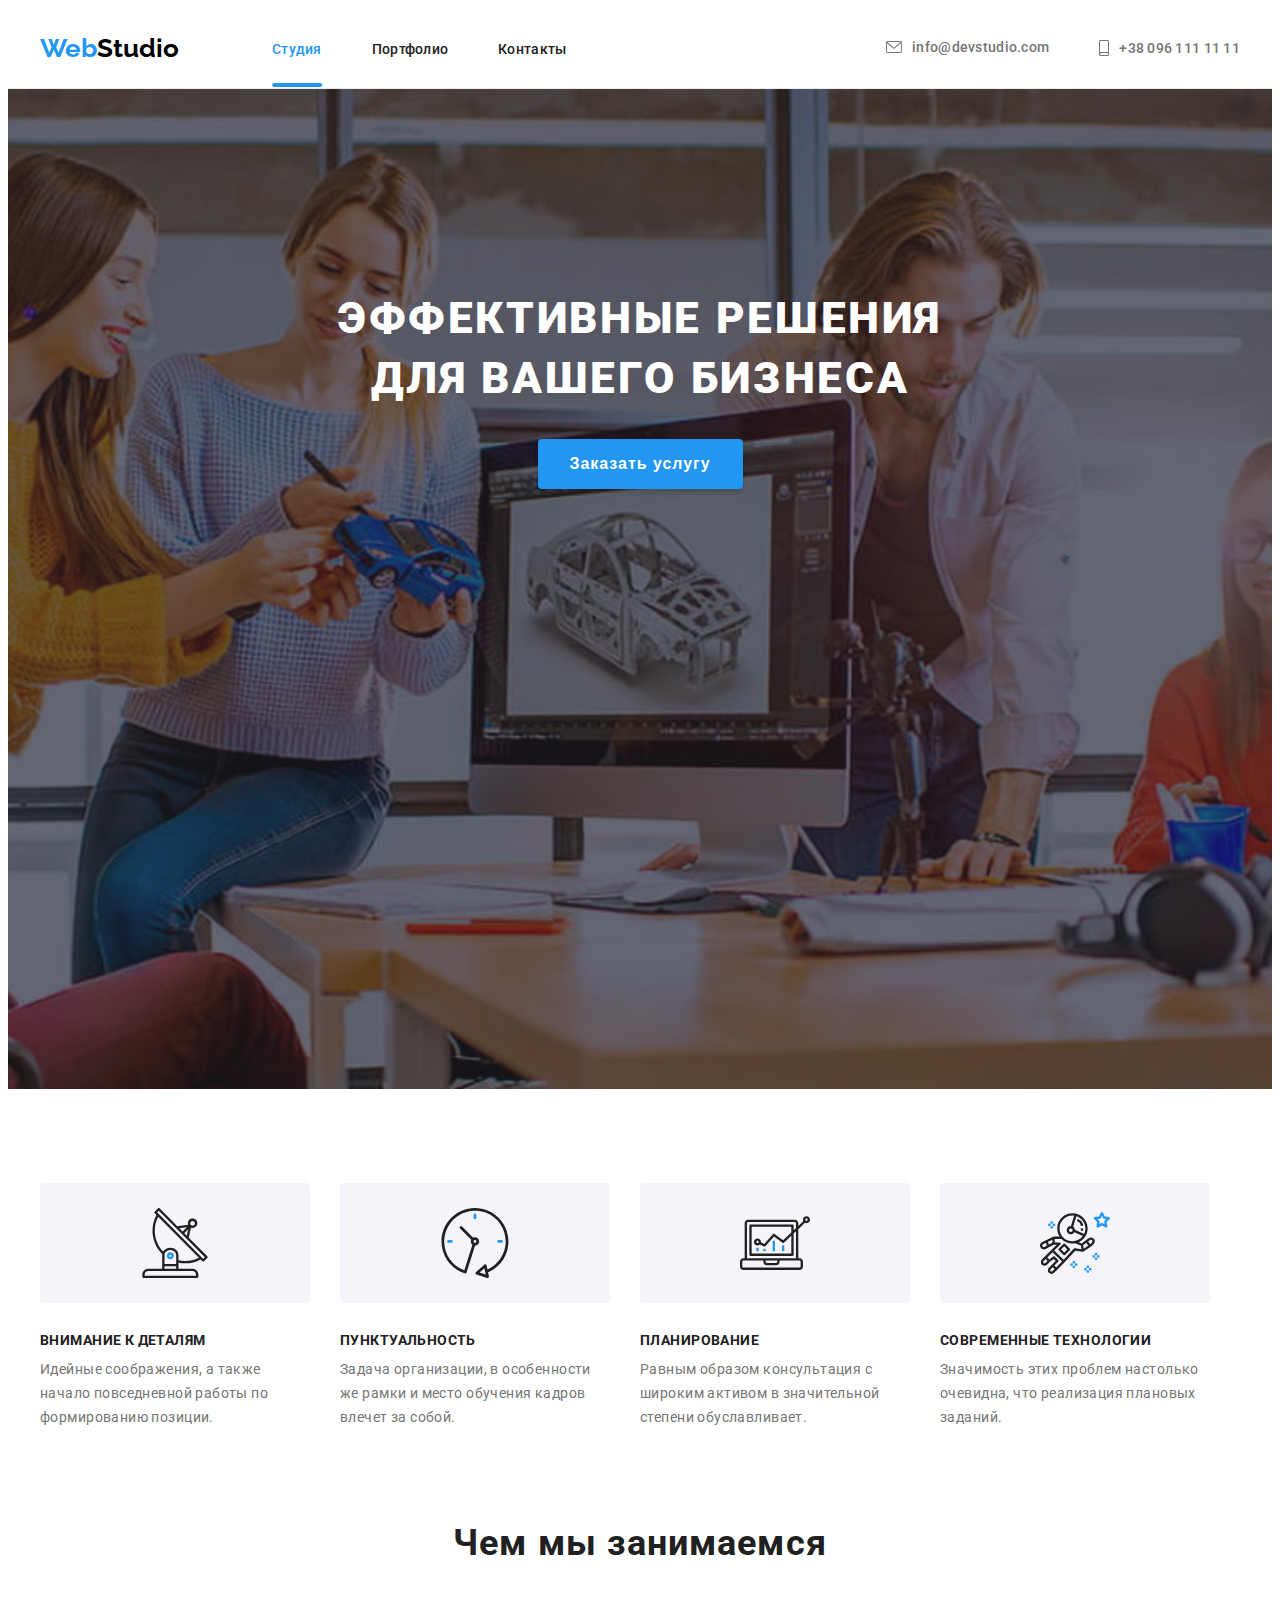
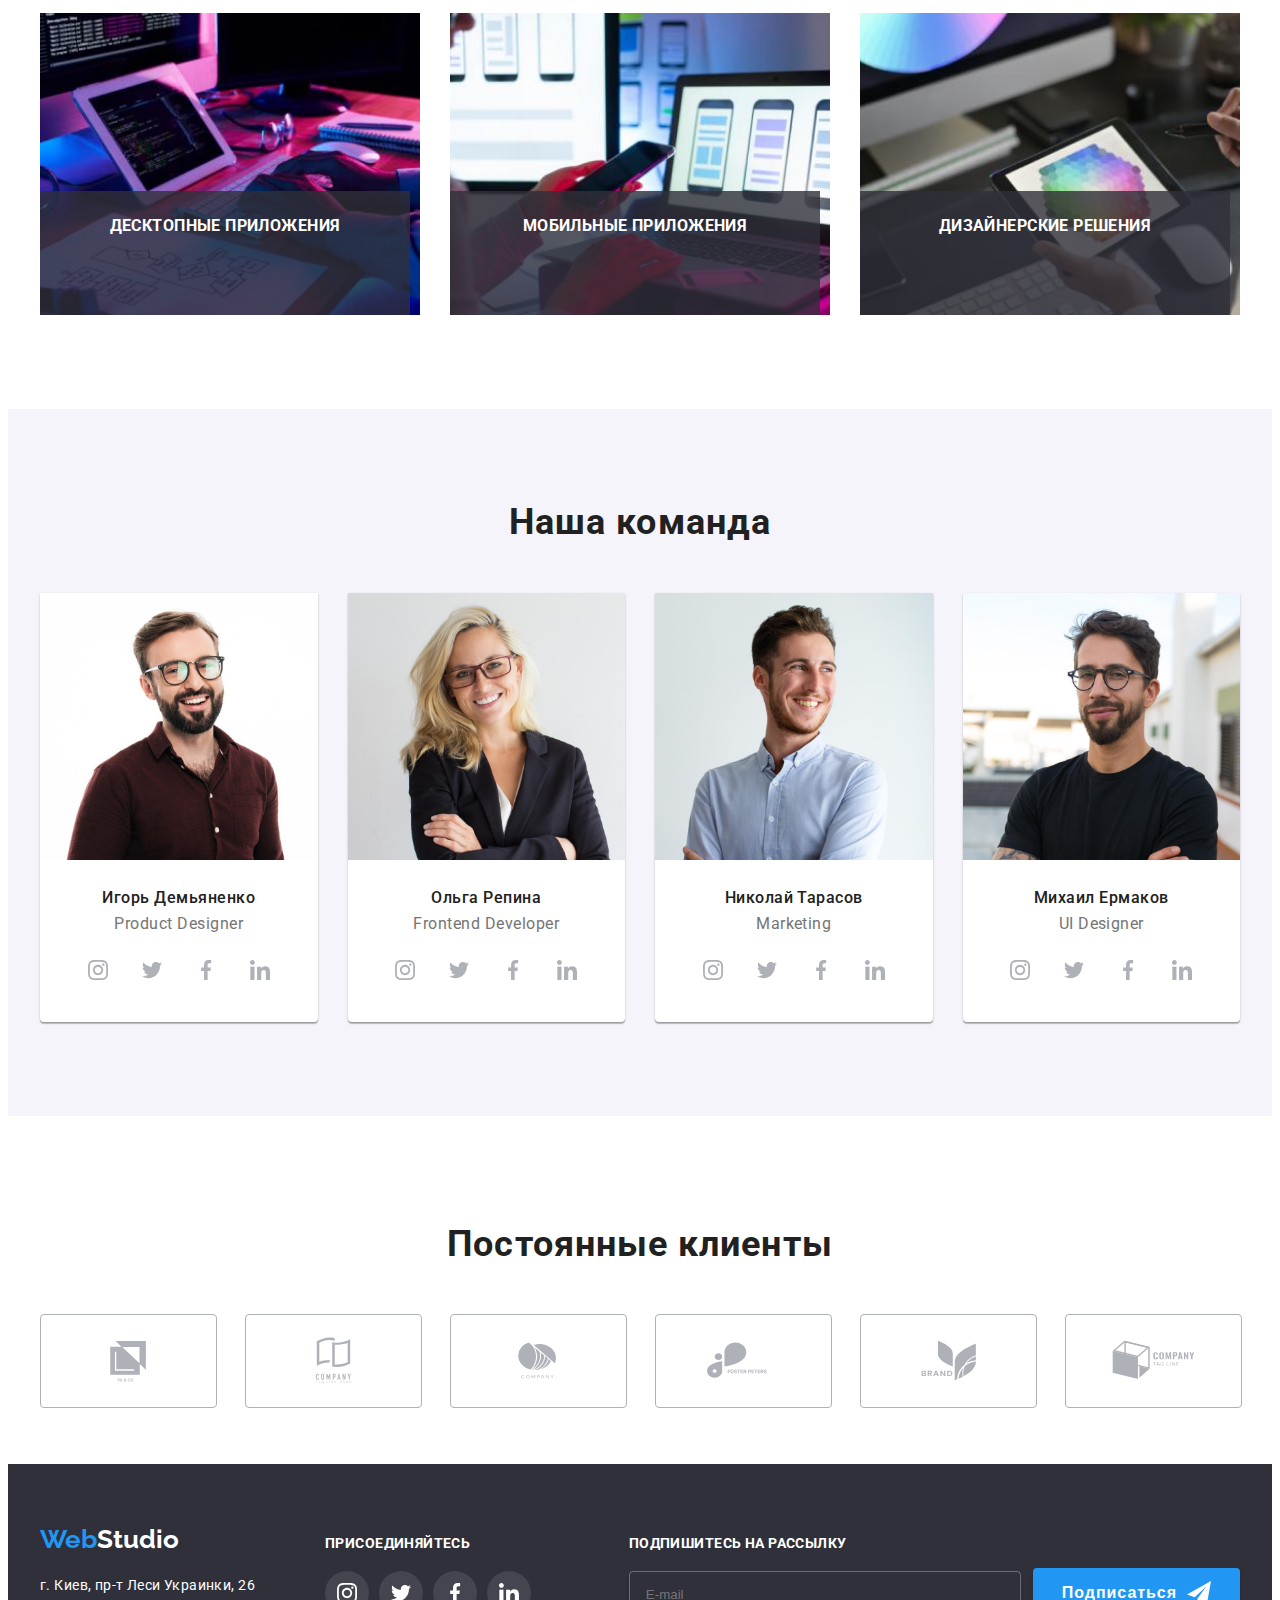
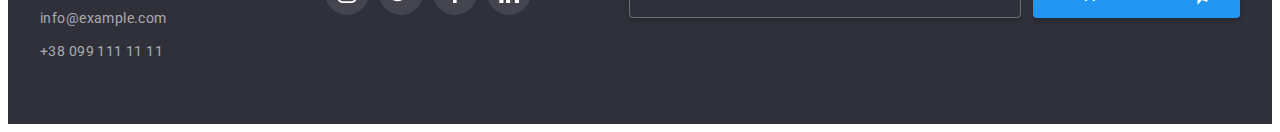
<file: index.html>
<!DOCTYPE html>
<html lang="ru">
  <head>
    <meta charset="UTF-8" />
    <meta http-equiv="X-UA-Compatible" content="IE=edge" />
    <meta name="viewport" content="width=device-width, initial-scale=1.0" />
    <title>Студия</title>
    <link
      rel="stylesheet"
      href="https://cdnjs.cloudflare.com/ajax/libs/modern-normalize/1.1.0/modern-normalize.min.css"
      integrity="sha512-wpPYUAdjBVSE4KJnH1VR1HeZfpl1ub8YT/NKx4PuQ5NmX2tKuGu6U/JRp5y+Y8XG2tV+wKQpNHVUX03MfMFn9Q=="
      crossorigin="anonymous"
      referrerpolicy="no-referrer"
    />
    <link rel="stylesheet" href="./css/main.min.css" />
    <link rel="preconnect" href="https://fonts.googleapis.com" />
    <link rel="preconnect" href="https://fonts.gstatic.com" crossorigin />
    <link
      href="https://fonts.googleapis.com/css2?family=Raleway:wght@700&family=Roboto:wght@400;500;700;900&display=swap"
      rel="stylesheet"
    />
  </head>
  <body>
    <header>
      <!-- Навигация -->
      <div class="section header--position">
        <nav class="header__nav">
          <a class="header__logo" href="/">Web<span class="header__logo--accent">Studio</span></a>
          <ul class="header__nav-list">
            <li>
              <a class="nav-list__link--current" href="index.html">Студия</a>
            </li>
            <li>
              <a class="nav-list__item" href="portfolio.html">Портфолио</a>
            </li>
            <li>
              <a class="nav-list__item" href="/">Контакты</a>
            </li>
          </ul>
        </nav>
        <!-- Контакты -->
        <ul class="header__contacts-list">
          <li>
            <a class="contacts-list__item" href="mailto:info@devstudio.com">
              <svg class="contacts-list__icon--mail" width="16" height="12">
                <use href="./images/icons.svg#icon-envelop"></use>
              </svg>
              info@devstudio.com
            </a>
          </li>
          <li>
            <a class="contacts-list__item" href="tel:+380961111111">
              <svg class="contacts-list__icon--phone" width="10" height="16">
                <use href="./images/icons.svg#icon-smartphon"></use>
              </svg>
              +38 096 111 11 11</a
            >
          </li>
        </ul>
      </div>
    </header>
    <main>
      <!-- Секция 1 эффективное решение бизнеса-->
      <section class="hat">
        <div class="section hat--position">
          <h1 class="hat__title">Эффективные решения для вашего бизнеса</h1>
          <button class="hat__button" type="button" data-modal-open>Заказать услугу</button>
        </div>
      </section>
      <!-- Секция 2 Особенности компании -->
      <section class="description">
        <div class="section">
          <h2 hidden>Особенности компании</h2>
          <ul class="description__list">
            <li class="description__item">
              <h3 class="description__title">Внимание к деталям</h3>
              <p class="description__text">
                Идейные соображения, а также начало повседневной работы по формированию позиции.
              </p>
            </li>
            <li class="description__item">
              <h3 class="description__title">Пунктуальность</h3>
              <p class="description__text">
                Задача организации, в особенности же рамки и место обучения кадров влечет за собой.
              </p>
            </li>
            <li class="description__item">
              <h3 class="description__title">Планирование</h3>
              <p class="description__text">
                Равным образом консультация с широким активом в значительной степени обуславливает.
              </p>
            </li>
            <li class="description__item">
              <h3 class="description__title">Современные технологии</h3>
              <p class="description__text">
                Значимость этих проблем настолько очевидна, что реализация плановых заданий.
              </p>
            </li>
          </ul>
        </div>
      </section>
      <!-- Секция 3 Чем занимается компания -->
      <section class="example">
        <div class="section">
          <h2 class="examples__title">Чем мы занимаемся</h2>
          <ul class="example__list">
            <li class="example__item">
              <a href="/">
                <div class="example__wrapping">
                  <img src="images/whatwedo1.jpg" alt="Наше занятие_1" width="370" />
                  <div class="example__description">
                    <h3>Десктопные приложения</h3>
                  </div>
                </div>
              </a>
            </li>
            <li class="example__item">
              <a href="/">
                <div class="example__wrapping">
                  <img src="images/whatwedo2.jpg" alt="Наше занятие_2" width="370" />

                  <div class="example__description">
                    <h3>Мобильные приложения</h3>
                  </div>
                </div>
              </a>
            </li>
            <li class="example__item">
              <a href="/">
                <div class="example__wrapping">
                  <img src="images/whatwedo3.jpg" alt="Наше занятие_3" width="370" />

                  <div class="example__description">
                    <h3>Дизайнерские решения</h3>
                  </div>
                </div>
              </a>
            </li>
          </ul>
        </div>
      </section>
      <!-- Секция 4 Команда компании -->
      <section class="team">
        <div class="section">
          <h2 class="team__caption">Наша команда</h2>
          <ul class="team__list">
            <li class="team__item">
              <img src="images/demianenko.jpg" alt="Игорь Демьяненко" width="270" />
              <h3 class="team-item__name">Игорь Демьяненко</h3>
              <p class="team-item__text">Product Designer</p>
              <ul class="team-item__soc-links soc-links__list">
                <li class="soc-links__item">
                  <a href="" class="soc-link__link soc-link__link--team-colors">
                    <svg class="soc-link__icon" width="20" height="20">
                      <use href="./images/icons.svg#icon-instagram"></use>
                    </svg>
                  </a>
                </li>
                <li class="soc-links__item">
                  <a href="" class="soc-link__link soc-link__link--team-colors">
                    <svg class="soc-link__icon" width="20" height="20">
                      <use href="./images/icons.svg#icon-twitter"></use>
                    </svg>
                  </a>
                </li>
                <li class="soc-links__item">
                  <a href="" class="soc-link__link soc-link__link--team-colors">
                    <svg class="soc-link__icon" width="20" height="20">
                      <use href="./images/icons.svg#icon-fb"></use>
                    </svg>
                  </a>
                </li>
                <li class="soc-links__item">
                  <a href="" class="soc-link__link soc-link__link--team-colors">
                    <svg class="soc-link__icon" width="20" height="20">
                      <use href="./images/icons.svg#icon-linkedin"></use>
                    </svg>
                  </a>
                </li>
              </ul>
            </li>
            <li class="team__item">
              <img src="images/repina.jpg" alt="Репина" width="270" />
              <h3 class="team-item__name">Ольга Репина</h3>
              <p class="team-item__text">Frontend Developer</p>
              <ul class="team-item__soc-links soc-links__list">
                <li class="soc-links__item">
                  <a href="" class="soc-link__link soc-link__link--team-colors">
                    <svg class="soc-link__icon" width="20" height="20">
                      <use href="./images/icons.svg#icon-instagram"></use>
                    </svg>
                  </a>
                </li>
                <li class="soc-links__item">
                  <a href="" class="soc-link__link soc-link__link--team-colors">
                    <svg class="soc-link__icon" width="20" height="20">
                      <use href="./images/icons.svg#icon-twitter"></use>
                    </svg>
                  </a>
                </li>
                <li class="soc-links__item">
                  <a href="" class="soc-link__link soc-link__link--team-colors">
                    <svg class="soc-link__icon" width="20" height="20">
                      <use href="./images/icons.svg#icon-fb"></use>
                    </svg>
                  </a>
                </li>
                <li class="soc-links__item">
                  <a href="" class="soc-link__link soc-link__link--team-colors">
                    <svg class="soc-link__icon" width="20" height="20">
                      <use href="./images/icons.svg#icon-linkedin"></use>
                    </svg>
                  </a>
                </li>
              </ul>
            </li>
            <li class="team__item">
              <img src="images/tarasov.jpg" alt="Тарасов" width="270" />
              <h3 class="team-item__name">Николай Тарасов</h3>
              <p class="team-item__text">Marketing</p>
              <ul class="team-item__soc-links soc-links__list">
                <li class="soc-links__item">
                  <a href="" class="soc-link__link soc-link__link--team-colors">
                    <svg class="soc-link__icon" width="20" height="20">
                      <use href="./images/icons.svg#icon-instagram"></use>
                    </svg>
                  </a>
                </li>
                <li class="soc-links__item">
                  <a href="" class="soc-link__link soc-link__link--team-colors">
                    <svg class="soc-link__icon" width="20" height="20">
                      <use href="./images/icons.svg#icon-twitter"></use>
                    </svg>
                  </a>
                </li>
                <li class="soc-links__item">
                  <a href="" class="soc-link__link soc-link__link--team-colors">
                    <svg class="soc-link__icon" width="20" height="20">
                      <use href="./images/icons.svg#icon-fb"></use>
                    </svg>
                  </a>
                </li>
                <li class="soc-links__item">
                  <a href="" class="soc-link__link soc-link__link--team-colors">
                    <svg class="soc-link__icon" width="20" height="20">
                      <use href="./images/icons.svg#icon-linkedin"></use>
                    </svg>
                  </a>
                </li>
              </ul>
            </li>
            <li class="team__item">
              <img src="images/ermakov.jpg" alt="Ермаков" width="270" />
              <h3 class="team-item__name">Михаил Ермаков</h3>
              <p class="team-item__text">UI Designer</p>
              <ul class="team-item__soc-links soc-links__list">
                <li class="soc-links__item">
                  <a href="" class="soc-link__link soc-link__link--team-colors">
                    <svg class="soc-link__icon" width="20" height="20">
                      <use href="./images/icons.svg#icon-instagram"></use>
                    </svg>
                  </a>
                </li>
                <li class="soc-links__item">
                  <a href="" class="soc-link__link soc-link__link--team-colors">
                    <svg class="soc-link__icon" width="20" height="20">
                      <use href="./images/icons.svg#icon-twitter"></use>
                    </svg>
                  </a>
                </li>
                <li class="soc-links__item">
                  <a href="" class="soc-link__link soc-link__link--team-colors">
                    <svg class="soc-link__icon" width="20" height="20">
                      <use href="./images/icons.svg#icon-fb"></use>
                    </svg>
                  </a>
                </li>
                <li class="soc-links__item">
                  <a href="" class="soc-link__link soc-link__link--team-colors">
                    <svg class="soc-link__icon" width="20" height="20">
                      <use href="./images/icons.svg#icon-linkedin"></use>
                    </svg>
                  </a>
                </li>
              </ul>
            </li>
          </ul>
        </div>
      </section>

      <!-- Постоянные клиенты -->

      <section class="clients">
        <div class="section">
          <h2 class="clients__caption">Постоянные клиенты</h2>
          <ul class="clients__list">
            <li class="clients__item">
              <a class="clients__link" href=""
                ><svg class="clients__icon" width="106" height="60">
                  <use href="./images/icons.svg#icon-Logo1"></use>
                </svg>
              </a>
            </li>
            <li class="clients__item">
              <a class="clients__link" href=""
                ><svg class="clients__icon" width="106" height="60">
                  <use href="./images/icons.svg#icon-Logo2"></use>
                </svg>
              </a>
            </li>
            <li class="clients__item">
              <a class="clients__link" href="/"
                ><svg class="clients__icon" width="106" height="60">
                  <use href="./images/icons.svg#icon-Logo3"></use>
                </svg>
              </a>
            </li>
            <li class="clients__item">
              <a class="clients__link" href="/"
                ><svg class="clients__icon" width="106" height="60">
                  <use href="./images/icons.svg#icon-Logo4"></use>
                </svg>
              </a>
            </li>
            <li class="clients__item">
              <a class="clients__link" href="/"
                ><svg class="clients__icon" width="106" height="60">
                  <use href="./images/icons.svg#icon-Logo5"></use>
                </svg>
              </a>
            </li>
            <li class="clients__item">
              <a class="clients__link" href="/"
                ><svg class="clients__icon" width="106" height="60">
                  <use href="./images/icons.svg#icon-Logo6"></use>
                </svg>
              </a>
            </li>
          </ul>
        </div>
      </section>
    </main>
    <!-- Футер -->
    <footer class="footer">
      <div class="footer__section section">
        <!-- Лого и адреса компании -->
        <div>
          <a class="logo footer__logo" href="/"
            >Web<span class="footer__logo--inverse">Studio</span>
          </a>
          <address>
            <ul class="footer__list">
              <li><a class="footer__address" href="/">г. Киев, пр-т Леси Украинки, 26</a></li>
              <li>
                <a class="footer__contacts" href="mailto:info@example.com">info@example.com</a>
              </li>
              <li><a class="footer__contacts" href="tel:+380991111111">+38 099 111 11 11</a></li>
            </ul>
          </address>
        </div>
        <!-- Ссылки социальных сетей -->
        <div class="footer__soc-links">
          <h3 class="soc-links__caption">Присоединяйтесь</h3>
          <ul class="soc-links__list">
            <li class="soc-links__item">
              <a href="" class="soc-link__link soc-link__link--footer-colors">
                <svg class="soc-link__icon" width="20" height="20">
                  <use href="./images/icons.svg#icon-instagram"></use>
                </svg>
              </a>
            </li>
            <li class="soc-links__item">
              <a href="" class="soc-link__link soc-link__link--footer-colors">
                <svg class="soc-link__icon" width="20" height="20">
                  <use href="./images/icons.svg#icon-twitter"></use>
                </svg>
              </a>
            </li>
            <li class="soc-links__item">
              <a href="" class="soc-link__link soc-link__link--footer-colors">
                <svg class="soc-link__icon" width="20" height="20">
                  <use href="./images/icons.svg#icon-fb"></use>
                </svg>
              </a>
            </li>
            <li class="soc-links__item">
              <a href="" class="soc-link__link soc-link__link--footer-colors">
                <svg class="soc-link__icon" width="20" height="20">
                  <use href="./images/icons.svg#icon-linkedin"></use>
                </svg>
              </a>
            </li>
          </ul>
        </div>
        <!-- Формы -->
        <form class="footer__form">
          <div>
            <p class="footer__form--caption">Подпишитесь на рассылку</p>
            <input
              class="footer__input"
              type="email"
              name="mail"
              id="footer-mail"
              placeholder="E-mail"
            />
          </div>
          <button type="submit" class="footer__submit-button">
            Подписаться
            <svg class="submit-button__icon" width="24" height="24">
              <use href="./images/icons.svg#icon-icon-send"></use>
            </svg>
          </button>
        </form>
      </div>
    </footer>
    <!-- Модальное окно -->
    <div class="backdrop is-hidden" data-modal>
      <div class="modal">
        <button class="modal__close-button" data-modal-close>
          <svg width="18" height="18">
            <use href="./images/icons.svg#icon-close"></use>
          </svg>
        </button>

        <form class="form">
          <p class="form__caption">Оставьте свои данные, мы вам перезвоним</p>

          <label class="form__label--style" for="user-name">Имя</label>
          <div class="form__field">
            <input class="form__input" type="text" name="name" id="user-name" />
            <span class="form__icon">
              <svg width="18" height="18">
                <use href="./images/icons.svg#icon-person"></use>
              </svg>
            </span>
          </div>

          <label class="form__label--style" for="tel">Телефон</label>
          <div class="form__field">
            <input class="form__input" type="tel" name="tel" id="tel" />
            <span class="form__icon">
              <svg width="18" height="18">
                <use href="./images/icons.svg#icon-phone"></use>
              </svg>
            </span>
          </div>

          <label class="form__label--style" for="mail">Почта</label>
          <div class="form__field">
            <input class="form__input" type="email" name="mail" id="mail" />
            <span class="form__icon">
              <svg width="18" height="18">
                <use href="./images/icons.svg#icon-email"></use>
              </svg>
            </span>
          </div>

          <label class="form__label--style" for="comment">Комментарий</label>
          <div class="form__field">
            <textarea
              class="form__text"
              name="comment"
              id="comment"
              rows="10"
              placeholder="Введите текст"
            ></textarea>
          </div>

          <div class="check-container">
            <label class="check">
              <input class="check__input--hidden" type="checkbox" name="check" />
              <span class="check__icon"> </span>
              Соглашаюсь с рассылкой и принимаю
              <a href="" class="check__link">Условия договора</a>
            </label>
          </div>

          <button type="submit" class="submit-button">Отправить</button>
        </form>
      </div>
    </div>

    <script src="modal.js"></script>
  </body>
</html>
</file>
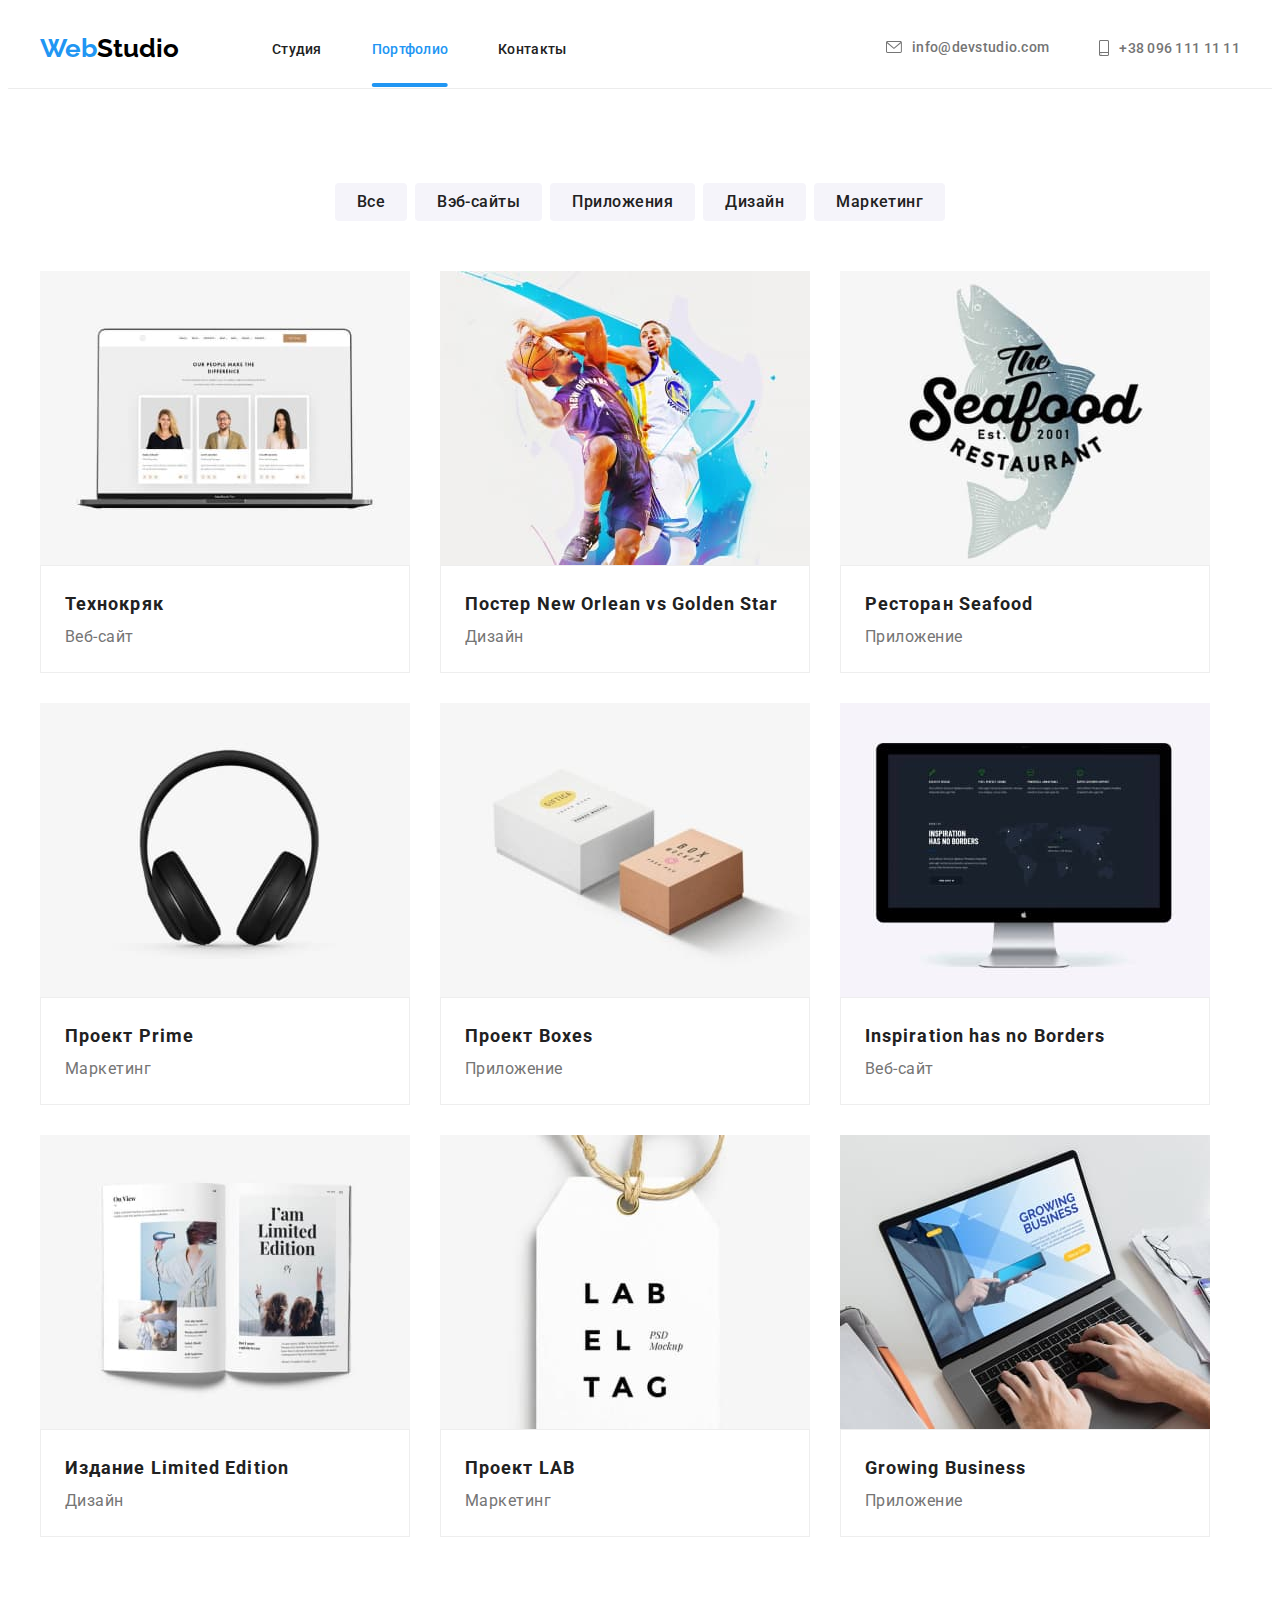
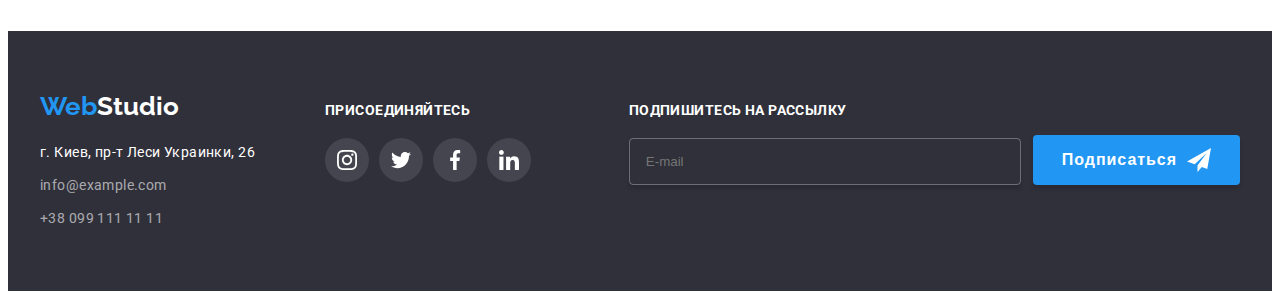
<file: portfolio.html>
<!DOCTYPE html>
<html lang="ru">
  <head>
    <meta charset="UTF-8" />
    <meta http-equiv="X-UA-Compatible" content="IE=edge" />
    <meta name="viewport" content="width=device-width, initial-scale=1.0" />
    <title>Портфолио</title>
    <link
      rel="stylesheet"
      href="https://cdnjs.cloudflare.com/ajax/libs/modern-normalize/1.1.0/modern-normalize.min.css"
      integrity="sha512-wpPYUAdjBVSE4KJnH1VR1HeZfpl1ub8YT/NKx4PuQ5NmX2tKuGu6U/JRp5y+Y8XG2tV+wKQpNHVUX03MfMFn9Q=="
      crossorigin="anonymous"
      referrerpolicy="no-referrer"
    />
    <link rel="stylesheet" href="./css/main.min.css" />
    <link rel="preconnect" href="https://fonts.googleapis.com" />
    <link rel="preconnect" href="https://fonts.gstatic.com" crossorigin />
    <link
      href="https://fonts.googleapis.com/css2?family=Raleway:wght@700&family=Roboto:wght@400;500;700;900&display=swap"
      rel="stylesheet"
    />
  </head>
  <body>
    <header>
      <!-- Навигация -->
      <div class="section header--position">
        <nav class="header__nav">
          <a class="header__logo" href="/">Web<span class="header__logo--accent">Studio</span></a>
          <ul class="header__nav-list">
            <li>
              <a class="nav-list__item" href="index.html">Студия</a>
            </li>
            <li>
              <a class="nav-list__link--current" href="portfolio.html">Портфолио</a>
            </li>
            <li>
              <a class="nav-list__item" href="/">Контакты</a>
            </li>
          </ul>
        </nav>
        <!-- Контакты -->
        <ul class="header__contacts-list">
          <li>
            <a class="contacts-list__item" href="mailto:info@devstudio.com">
              <svg class="contacts-list__icon--mail" width="16" height="12">
                <use href="./images/icons.svg#icon-envelop"></use>
              </svg>
              info@devstudio.com
            </a>
          </li>
          <li>
            <a class="contacts-list__item" href="tel:+380961111111">
              <svg class="contacts-list__icon--phone" width="10" height="16">
                <use href="./images/icons.svg#icon-smartphon"></use>
              </svg>
              +38 096 111 11 11</a
            >
          </li>
        </ul>
      </div>
    </header>
    <main>
      <section>
        <div class="section portfolio">
          <!-- Фильтры -->
          <ul class="portfolio__filters">
            <li><button class="portfolio__button" type="button">Все</button></li>
            <li><button class="portfolio__button" type="button">Вэб-сайты</button></li>
            <li><button class="portfolio__button" type="button">Приложения</button></li>
            <li><button class="portfolio__button" type="button">Дизайн</button></li>
            <li><button class="portfolio__button" type="button">Маркетинг</button></li>
          </ul>
          <!-- Портфолио -->
          <ul class="portfolio__gallery">
            <li class="gallery__item">
              <a class="gallery__link" href="">
                <div class="gallery__link--wrap">
                  <img src="./images/technocryak.jpg" alt="Технокряк" width="370" />
                  <p class="gallery__overlay">
                    Ресурс предлагает комплексные предложения с разным уровнем функционала и
                    сервисов. Все это позволит посетителю получить исчерпывающие сведения о компании
                    или частном лице.
                  </p>
                </div>
                <div class="gallery__border">
                  <h3 class="gallery__title">Технокряк</h3>
                  <p class="gallery__text">Веб-сайт</p>
                </div>
              </a>
            </li>
            <li class="gallery__item">
              <a class="gallery__link" href="">
                <div class="gallery__link--wrap">
                  <img src="./images/neworlean.jpg" alt="New Orlean vs Golden Star" width="370" />
                  <p class="gallery__overlay">
                    Ресурс предлагает комплексные предложения с разным уровнем функционала и
                    сервисов. Все это позволит посетителю получить исчерпывающие сведения о компании
                    или частном лице.
                  </p>
                </div>
                <div class="gallery__border">
                  <h3 class="gallery__title">Постер New Orlean vs Golden Star</h3>
                  <p class="gallery__text">Дизайн</p>
                </div>
              </a>
            </li>
            <li class="gallery__item">
              <a class="gallery__link" href="">
                <div class="gallery__link--wrap">
                  <img src="./images/seafood.jpg" alt="Seafood" width="370" />
                  <p class="gallery__overlay">
                    Ресурс предлагает комплексные предложения с разным уровнем функционала и
                    сервисов. Все это позволит посетителю получить исчерпывающие сведения о компании
                    или частном лице.
                  </p>
                </div>
                <div class="gallery__border">
                  <h3 class="gallery__title">Ресторан Seafood</h3>
                  <p class="gallery__text">Приложение</p>
                </div>
              </a>
            </li>
            <li class="gallery__item">
              <a class="gallery__link" href="">
                <div class="gallery__link--wrap">
                  <img src="./images/prime.jpg" alt="Prime" width="370" />
                  <p class="gallery__overlay">
                    Ресурс предлагает комплексные предложения с разным уровнем функционала и
                    сервисов. Все это позволит посетителю получить исчерпывающие сведения о компании
                    или частном лице.
                  </p>
                </div>
                <div class="gallery__border">
                  <h3 class="gallery__title">Проект Prime</h3>
                  <p class="gallery__text">Маркетинг</p>
                </div>
              </a>
            </li>
            <li class="gallery__item">
              <a class="gallery__link" href="">
                <div class="gallery__link--wrap">
                  <img src="./images/boxes.jpg" alt="Boxes" width="370" />
                  <p class="gallery__overlay">
                    Ресурс предлагает комплексные предложения с разным уровнем функционала и
                    сервисов. Все это позволит посетителю получить исчерпывающие сведения о компании
                    или частном лице.
                  </p>
                </div>
                <div class="gallery__border">
                  <h3 class="gallery__title">Проект Boxes</h3>
                  <p class="gallery__text">Приложение</p>
                </div>
              </a>
            </li>
            <li class="gallery__item">
              <a class="gallery__link" href="">
                <div class="gallery__link--wrap">
                  <img src="./images/inspiration.jpg" alt="Inspiration" width="370" />
                  <p class="gallery__overlay">
                    Ресурс предлагает комплексные предложения с разным уровнем функционала и
                    сервисов. Все это позволит посетителю получить исчерпывающие сведения о компании
                    или частном лице.
                  </p>
                </div>
                <div class="gallery__border">
                  <h3 class="gallery__title">Inspiration has no Borders</h3>
                  <p class="gallery__text">Веб-сайт</p>
                </div>
              </a>
            </li>
            <li class="gallery__item">
              <a class="gallery__link" href="">
                <div class="gallery__link--wrap">
                  <img src="./images/limitededition.jpg" alt="limited edition" width="370" />
                  <p class="gallery__overlay">
                    Ресурс предлагает комплексные предложения с разным уровнем функционала и
                    сервисов. Все это позволит посетителю получить исчерпывающие сведения о компании
                    или частном лице.
                  </p>
                </div>
                <div class="gallery__border">
                  <h3 class="gallery__title">Издание Limited Edition</h3>
                  <p class="gallery__text">Дизайн</p>
                </div>
              </a>
            </li>
            <li class="gallery__item">
              <a class="gallery__link" href="">
                <div class="gallery__link--wrap">
                  <img src="./images/lab.jpg" alt="LAB" width="370" />
                  <p class="gallery__overlay">
                    Ресурс предлагает комплексные предложения с разным уровнем функционала и
                    сервисов. Все это позволит посетителю получить исчерпывающие сведения о компании
                    или частном лице.
                  </p>
                </div>
                <div class="gallery__border">
                  <h3 class="gallery__title">Проект LAB</h3>
                  <p class="gallery__text">Маркетинг</p>
                </div>
              </a>
            </li>
            <li class="gallery__item">
              <a class="gallery__link" href="">
                <div class="gallery__link--wrap">
                  <img src="./images/growingbusiness.jpg" alt="Growing business" width="370" />
                  <p class="gallery__overlay">
                    Ресурс предлагает комплексные предложения с разным уровнем функционала и
                    сервисов. Все это позволит посетителю получить исчерпывающие сведения о компании
                    или частном лице.
                  </p>
                </div>
                <div class="gallery__border">
                  <h3 class="gallery__title">Growing Business</h3>
                  <p class="gallery__text">Приложение</p>
                </div>
              </a>
            </li>
          </ul>
        </div>
      </section>
    </main>

    <footer class="footer">
      <div class="footer__section section">
        <!-- Лого и адреса компании -->
        <div>
          <a class="logo footer__logo" href="/"
            >Web<span class="footer__logo--inverse">Studio</span>
          </a>
          <address>
            <ul class="footer__list">
              <li><a class="footer__address" href="/">г. Киев, пр-т Леси Украинки, 26</a></li>
              <li>
                <a class="footer__contacts" href="mailto:info@example.com">info@example.com</a>
              </li>
              <li><a class="footer__contacts" href="tel:+380991111111">+38 099 111 11 11</a></li>
            </ul>
          </address>
        </div>
        <!-- Ссылки социальных сетей -->
        <div class="footer__soc-links">
          <h3 class="soc-links__caption">Присоединяйтесь</h3>
          <ul class="soc-links__list">
            <li class="soc-links__item">
              <a href="" class="soc-link__link soc-link__link--footer-colors">
                <svg class="soc-link__icon" width="20" height="20">
                  <use href="./images/icons.svg#icon-instagram"></use>
                </svg>
              </a>
            </li>
            <li class="soc-links__item">
              <a href="" class="soc-link__link soc-link__link--footer-colors">
                <svg class="soc-link__icon" width="20" height="20">
                  <use href="./images/icons.svg#icon-twitter"></use>
                </svg>
              </a>
            </li>
            <li class="soc-links__item">
              <a href="" class="soc-link__link soc-link__link--footer-colors">
                <svg class="soc-link__icon" width="20" height="20">
                  <use href="./images/icons.svg#icon-fb"></use>
                </svg>
              </a>
            </li>
            <li class="soc-links__item">
              <a href="" class="soc-link__link soc-link__link--footer-colors">
                <svg class="soc-link__icon" width="20" height="20">
                  <use href="./images/icons.svg#icon-linkedin"></use>
                </svg>
              </a>
            </li>
          </ul>
        </div>
        <!-- Формы -->
        <form class="footer__form">
          <div>
            <p class="footer__form--caption">Подпишитесь на рассылку</p>
            <input
              class="footer__input"
              type="email"
              name="mail"
              id="footer-mail"
              placeholder="E-mail"
            />
          </div>
          <button type="submit" class="footer__submit-button">
            Подписаться
            <svg class="submit-button__icon" width="24" height="24">
              <use href="./images/icons.svg#icon-icon-send"></use>
            </svg>
          </button>
        </form>
      </div>
    </footer>
  </body>
</html>
</file>
<file: css/main.min.css>
body{color:#212121;background-color:#fff;font-family:"Roboto",sans-serif}a{text-decoration:none}li{list-style:none}p,h1,h2,h3,h4,ul,li{margin:0;padding:0}img{display:block;width:100%;height:auto}.section{width:1200px;padding-left:15px;padding-right:15px;margin:0 auto}.team-item__soc-links{margin-bottom:30px}.footer__soc-links{margin-left:70px}.soc-links__caption{margin-bottom:20px;color:#fff;font-weight:700;font-size:14px;line-height:16px;letter-spacing:.03em;text-transform:uppercase}.soc-links__list{display:-webkit-box;display:-ms-flexbox;display:flex;-webkit-box-pack:center;-ms-flex-pack:center;justify-content:center}.soc-links__item{width:44px;height:44px;margin-right:10px}.soc-links__item:last-child{margin-right:0}.soc-link__link{display:-webkit-box;display:-ms-flexbox;display:flex;-webkit-box-align:center;-ms-flex-align:center;align-items:center;-webkit-box-pack:center;-ms-flex-pack:center;justify-content:center;width:100%;height:100%;border-radius:50%}.soc-link__icon{fill:currentColor}.soc-link__link--team-colors{background-color:#fff;color:#afb1b8;-webkit-transition:color 250ms cubic-bezier(0.4, 0, 0.2, 1),background-color 250ms cubic-bezier(0.4, 0, 0.2, 1);transition:color 250ms cubic-bezier(0.4, 0, 0.2, 1),background-color 250ms cubic-bezier(0.4, 0, 0.2, 1)}.soc-link__link--team-colors:hover,.soc-link__link--team-colors:focus{background-color:#2196f3;color:#fff}.soc-link__link--footer-colors{background-color:rgba(255,255,255,.1);color:#fff;-webkit-transition:background-color 250ms cubic-bezier(0.4, 0, 0.2, 1);transition:background-color 250ms cubic-bezier(0.4, 0, 0.2, 1)}.soc-link__link--footer-colors:hover,.soc-link__link--footer-colors:focus{background-color:#2196f3}.header__logo{display:inline-block;margin-right:93px;color:#2196f3;font-family:"Raleway";font-weight:700;font-size:26px}.header__logo--accent{color:#000;font-family:"Raleway";font-weight:700;font-size:26px}.footer__logo{display:inline-block;margin-bottom:20px;color:#2196f3;font-family:"Raleway";font-weight:700;font-size:26px}.footer__logo--inverse{color:#fff;font-family:"Raleway";font-style:normal;font-weight:700;font-size:26px;line-height:1}header{width:100%;height:80px;background-color:#fff;border-bottom:1px solid #ececec}.header--position{display:-webkit-box;display:-ms-flexbox;display:flex;height:100%}.header__nav{display:-webkit-box;display:-ms-flexbox;display:flex;-webkit-box-align:center;-ms-flex-align:center;align-items:center}.header__nav-list{display:-webkit-box;display:-ms-flexbox;display:flex}.header__nav-list>li:not(:last-child){margin-right:50px}.nav-list__item{padding-top:32px;padding-bottom:32px;color:#212121;font-weight:500;font-size:14px;line-height:1.05;letter-spacing:.02em;-webkit-transition:color 250ms cubic-bezier(0.4, 0, 0.2, 1);transition:color 250ms cubic-bezier(0.4, 0, 0.2, 1)}.nav-list__item:hover,.nav-list__item:focus{color:#2196f3;cursor:pointer}.nav-list__link--current{padding-top:32px;padding-bottom:32px;position:relative;color:#2196f3;font-weight:500;font-size:14px;line-height:1.05;letter-spacing:.02em}.nav-list__link--current::after{content:"";position:absolute;display:block;bottom:0;left:50%;-webkit-transform:translate(-50%, -50%);transform:translate(-50%, -50%);width:100%;height:4px;border-radius:2px;background-color:#2196f3}.header__contacts-list{display:-webkit-box;display:-ms-flexbox;display:flex;margin-left:auto}.contacts-list__item{display:-webkit-box;display:-ms-flexbox;display:flex;-webkit-box-align:center;-ms-flex-align:center;align-items:center;-webkit-box-pack:center;-ms-flex-pack:center;justify-content:center;padding-top:32px;padding-bottom:32px;color:#757575;font-weight:500;font-size:14px;line-height:1.05;letter-spacing:.02em;-webkit-transition:color 250ms cubic-bezier(0.4, 0, 0.2, 1);transition:color 250ms cubic-bezier(0.4, 0, 0.2, 1)}.contacts-list__item:hover,.contacts-list__item:focus{color:#2196f3;cursor:pointer}.header__contacts-list>li:not(:last-child){margin-right:50px}.contacts-list__icon--mail{margin-right:10px;fill:currentColor}.contacts-list__icon--phone{margin-right:10px;fill:currentColor}.hat{height:600px;max-width:1600px;margin:0 auto;background-image:-webkit-gradient(linear, left top, left bottom, color-stop(40%, rgba(47, 48, 58, 0.4)), color-stop(40%, rgba(47, 48, 58, 0.4))),url(../images/hat-background.jpg);background-image:linear-gradient(rgba(47, 48, 58, 0.4) 40%, rgba(47, 48, 58, 0.4) 40%),url(../images/hat-background.jpg);background-size:cover;background-position:center;background-color:#2f303a;padding-top:200px;padding-bottom:200px}.hat--position{display:-webkit-box;display:-ms-flexbox;display:flex;-webkit-box-orient:vertical;-webkit-box-direction:normal;-ms-flex-direction:column;flex-direction:column;-webkit-box-align:center;-ms-flex-align:center;align-items:center}.hat__title{display:inline-block;margin-bottom:30px;max-width:696px;color:#fff;font-weight:900;font-size:44px;line-height:1.36;letter-spacing:.06em;text-transform:uppercase;text-align:center}.hat__button{display:inline-block;padding:10px 32px;min-width:200px;border:0px;border-radius:4px;background-color:#2196f3;color:#fff;-webkit-box-shadow:0px 4px 4px rgba(0,0,0,.15);box-shadow:0px 4px 4px rgba(0,0,0,.15);cursor:pointer;font-weight:700;font-size:16px;line-height:1.88;text-align:center;letter-spacing:.06em;-webkit-transition:background-color 250ms cubic-bezier(0.4, 0, 0.2, 1),color 250ms cubic-bezier(0.4, 0, 0.2, 1);transition:background-color 250ms cubic-bezier(0.4, 0, 0.2, 1),color 250ms cubic-bezier(0.4, 0, 0.2, 1)}.hat__button:hover,.hat__button:focus{color:#fff;background-color:#188ce8}.description{padding-top:94px;padding-bottom:94px}.description__list{display:-webkit-box;display:-ms-flexbox;display:flex;-webkit-box-align:center;-ms-flex-align:center;align-items:center}.description__item{max-width:270px}.description__item:not(:last-child){margin-right:30px}.description__title{margin-bottom:10px;color:#212121;font-weight:700;font-size:14px;line-height:1.05;letter-spacing:.03em;text-transform:uppercase}.description__text{color:#757575;font-size:14px;line-height:1.71;letter-spacing:.03em}.description__item::before{content:"";display:block;width:270px;height:120px;margin-bottom:30px;border-radius:4px;background-color:#f5f4fa;background-repeat:no-repeat;background-position:center}.description__item:nth-child(1)::before{background-image:url(../images/antenna.svg);background-size:70px}.description__item:nth-child(2)::before{background-image:url(../images/clock.svg);background-size:70px}.description__item:nth-child(3)::before{background-image:url(../images/diagram.svg);background-size:70px}.description__item:nth-child(4)::before{background-image:url(../images/astronaut.svg);background-size:70px}.example{padding-bottom:94px}.examples__title{margin-bottom:50px;color:#212121;font-weight:700;font-size:36px;line-height:1.1;text-align:center;letter-spacing:.03em}.example__list{display:-webkit-box;display:-ms-flexbox;display:flex;-ms-flex-wrap:wrap;flex-wrap:wrap;gap:30px}.example__item{-ms-flex-preferred-size:calc((100% - 60px)/3);flex-basis:calc((100% - 60px)/3)}.example__wrapping{position:relative}.example__description{position:absolute;bottom:0;width:370px;height:70px;padding-top:27px;padding-bottom:27px;background-color:rgba(47,48,58,.8);font-weight:700;font-size:14px;line-height:16px;text-align:center;letter-spacing:.03em;text-transform:uppercase;color:#fff}.team{background-color:#f5f4fa;padding-top:94px;padding-bottom:94px}.team__caption{margin-bottom:50px;color:#212121;font-weight:700;font-size:36px;line-height:1.1;text-align:center;letter-spacing:.03em}.team__list{display:-webkit-box;display:-ms-flexbox;display:flex;-ms-flex-wrap:wrap;flex-wrap:wrap;gap:30px}.team__item{-ms-flex-preferred-size:calc((100% - 90px)/4);flex-basis:calc((100% - 90px)/4);background-color:#fff;-webkit-box-shadow:0px 1px 3px rgba(0,0,0,.12),0px 1px 1px rgba(0,0,0,.14),0px 2px 1px rgba(0,0,0,.2);box-shadow:0px 1px 3px rgba(0,0,0,.12),0px 1px 1px rgba(0,0,0,.14),0px 2px 1px rgba(0,0,0,.2);border-radius:0px 0px 4px 4px;width:270px}.team-item__name{margin-top:30px;margin-bottom:10px;color:#212121;font-weight:500;font-size:16px;line-height:1;text-align:center;letter-spacing:.03em}.team-item__text{margin-bottom:16px;color:#757575;font-size:16px;line-height:1;text-align:center;letter-spacing:.03em}.clients{padding-top:109px;padding-bottom:58px}.clients__caption{color:#212121;margin-bottom:50px;font-weight:700;font-size:36px;line-height:1.1;text-align:center;letter-spacing:.03em}.clients__list{display:-webkit-box;display:-ms-flexbox;display:flex;-ms-flex-wrap:wrap;flex-wrap:wrap;gap:30px}.clients__item{width:170px;height:92px;-ms-flex-preferred-size:calc((100% - 150px)/6);flex-basis:calc((100% - 150px)/6)}.clients__link{display:-webkit-box;display:-ms-flexbox;display:flex;width:100%;height:100%;border:1px solid #afb1b8;border-radius:4px;background-color:#fff;color:#afb1b8;-webkit-transition:color 250ms cubic-bezier(0.4, 0, 0.2, 1),border-color 250ms cubic-bezier(0.4, 0, 0.2, 1);transition:color 250ms cubic-bezier(0.4, 0, 0.2, 1),border-color 250ms cubic-bezier(0.4, 0, 0.2, 1)}.clients__link:hover,.clients__link:focus{border-color:#2196f3;color:#2196f3}.clients__icon{width:100%;height:100%;fill:currentColor}.footer{background-color:#2f303a;padding-top:60px;padding-bottom:60px}.footer__section{display:-webkit-box;display:-ms-flexbox;display:flex;-webkit-box-align:baseline;-ms-flex-align:baseline;align-items:baseline;-webkit-box-pack:center;-ms-flex-pack:center;justify-content:center}.footer__contacts{color:rgba(255,255,255,.6);font-size:14px;line-height:1.71;letter-spacing:.03em;font-style:normal;-webkit-transition:color 250ms cubic-bezier(0.4, 0, 0.2, 1);transition:color 250ms cubic-bezier(0.4, 0, 0.2, 1)}.footer__contacts:hover,.footer__contacts:focus{color:#2196f3;cursor:pointer}.footer__list>li:not(:last-child){display:block;margin-bottom:9px}.footer__address{color:#fff;font-size:14px;line-height:1.71;letter-spacing:.03em;font-style:normal;-webkit-transition:color 250ms cubic-bezier(0.4, 0, 0.2, 1);transition:color 250ms cubic-bezier(0.4, 0, 0.2, 1)}.footer__address:hover,.footer__address:focus{color:#2196f3;cursor:pointer}.footer__form{display:-webkit-box;display:-ms-flexbox;display:flex;-webkit-box-align:end;-ms-flex-align:end;align-items:flex-end;margin-left:auto}.footer__form--caption{margin-bottom:20px;font-weight:700;font-size:14px;line-height:16px;letter-spacing:.03em;text-transform:uppercase;color:#fff}.footer__input{margin:0;padding:15px 16px 15px 16px;width:358px;background-color:rgba(0,0,0,0);outline:rgba(0,0,0,0);border:1px solid rgba(255,255,255,.3);border-radius:4px;color:#fff;-webkit-box-shadow:0px 4px 4px rgba(0,0,0,.15);box-shadow:0px 4px 4px rgba(0,0,0,.15)}.footer__submit-button{display:-webkit-box;display:-ms-flexbox;display:flex;-webkit-box-align:center;-ms-flex-align:center;align-items:center;-webkit-box-pack:center;-ms-flex-pack:center;justify-content:center;margin-left:12px;padding:10px 29px;border-style:none;border-radius:4px;-webkit-box-shadow:0px 4px 4px rgba(0,0,0,.15);box-shadow:0px 4px 4px rgba(0,0,0,.15);font-weight:700;font-size:16px;line-height:1.88;letter-spacing:.06em;background-color:#2196f3;color:#fff;cursor:pointer;-webkit-transition:background-color 250ms cubic-bezier(0.4, 0, 0.2, 1);transition:background-color 250ms cubic-bezier(0.4, 0, 0.2, 1)}.footer__submit-button:hover,.footer__submit-button:focus{background-color:#188ce8}.submit-button__icon{margin-left:10px;fill:#fff}.backdrop.is-hidden{opacity:0;pointer-events:none}.backdrop{opacity:1;position:fixed;top:0;left:0;width:100%;height:100%;background-color:rgba(0,0,0,.4);-webkit-transition:opacity 250ms cubic-bezier(0.4, 0, 0.2, 1);transition:opacity 250ms cubic-bezier(0.4, 0, 0.2, 1)}.backdrop.is-hidden .modal{-webkit-transform:translate(-50%, -50%) scale(1.2);transform:translate(-50%, -50%) scale(1.2)}.modal{position:absolute;top:50%;left:50%;width:528px;height:581px;padding:40px;background-color:#fff;-webkit-transform:translate(-50%, -50%) scale(1);transform:translate(-50%, -50%) scale(1);-webkit-transition:-webkit-transform 250ms cubic-bezier(0.4, 0, 0.2, 1);transition:-webkit-transform 250ms cubic-bezier(0.4, 0, 0.2, 1);transition:transform 250ms cubic-bezier(0.4, 0, 0.2, 1);transition:transform 250ms cubic-bezier(0.4, 0, 0.2, 1), -webkit-transform 250ms cubic-bezier(0.4, 0, 0.2, 1)}.modal__close-button{position:absolute;top:8px;right:8px;display:-webkit-box;display:-ms-flexbox;display:flex;-webkit-box-align:center;-ms-flex-align:center;align-items:center;-webkit-box-pack:center;-ms-flex-pack:center;justify-content:center;width:30px;height:30px;border:1px solid rgba(0,0,0,.1);border-radius:50%;cursor:pointer;fill:#212121;background-color:#fff;-webkit-transition:fill 250ms cubic-bezier(0.4, 0, 0.2, 1);transition:fill 250ms cubic-bezier(0.4, 0, 0.2, 1)}.modal__close-button:hover,.modal__close-button:focus{fill:#2196f3}.form{margin:0 auto}.form__caption{margin-bottom:12px;font-weight:700;font-size:20px;line-height:23px;text-align:center;letter-spacing:.03em;color:#212121}.form__field{position:relative;margin-bottom:10px;display:-webkit-box;display:-ms-flexbox;display:flex;-webkit-box-orient:vertical;-webkit-box-direction:normal;-ms-flex-direction:column;flex-direction:column}.form__label--style{display:inline-block;margin-bottom:4px;font-size:12px;line-height:1;letter-spacing:.01em;color:#757575}.form__input{position:relative;margin:0;padding:10px 15px 10px 42px;border:1px solid rgba(33,33,33,.2);border-radius:4px;outline:rgba(0,0,0,0);-webkit-transition:border-color 250ms cubic-bezier(0.4, 0, 0.2, 1);transition:border-color 250ms cubic-bezier(0.4, 0, 0.2, 1)}.form__input:focus{border-color:#2196f3}.form__icon{position:absolute;top:50%;left:12px;-webkit-transform:translateY(-50%);transform:translateY(-50%);-webkit-transition:fill 250ms cubic-bezier(0.4, 0, 0.2, 1);transition:fill 250ms cubic-bezier(0.4, 0, 0.2, 1)}.form__input:focus+.form__icon{fill:#2196f3}.form__text{height:120px;padding:12px 16px;resize:none;margin-bottom:20px;outline:rgba(0,0,0,0);border:1px solid rgba(33,33,33,.2);border-radius:4px;-webkit-transition:border-color 250ms cubic-bezier(0.4, 0, 0.2, 1);transition:border-color 250ms cubic-bezier(0.4, 0, 0.2, 1)}.form__text:focus{border-color:#2196f3}.form__field textarea::-webkit-input-placeholder{font-size:12px;line-height:14px;letter-spacing:.01em;color:rgba(117,117,117,.5)}.form__field textarea::-moz-placeholder{font-size:12px;line-height:14px;letter-spacing:.01em;color:rgba(117,117,117,.5)}.form__field textarea:-ms-input-placeholder{font-size:12px;line-height:14px;letter-spacing:.01em;color:rgba(117,117,117,.5)}.form__field textarea::-ms-input-placeholder{font-size:12px;line-height:14px;letter-spacing:.01em;color:rgba(117,117,117,.5)}.form__field textarea::placeholder{font-size:12px;line-height:14px;letter-spacing:.01em;color:rgba(117,117,117,.5)}.check-container{display:-webkit-box;display:-ms-flexbox;display:flex;-webkit-box-pack:center;-ms-flex-pack:center;justify-content:center;margin-bottom:30px}.check__input--hidden{position:absolute;white-space:nowrap;width:1px;height:1px;overflow:hidden;border:0;padding:0;clip:rect(0 0 0 0);-webkit-clip-path:inset(50%);clip-path:inset(50%);margin:-1px}.check{position:relative;padding-left:23px;cursor:pointer;font-size:14px;line-height:1.71;letter-spacing:.03em;color:#757575}.check__icon{position:absolute;top:50%;left:0;-webkit-transform:translateY(-50%);transform:translateY(-50%);width:16px;height:15px;border:2px solid #212121;border-radius:2px;background-size:contain;background-color:#fff}.check__input--hidden:checked+.check__icon{background-origin:border-box;border:2px solid #2196f3;background-color:#2196f3;background-image:url(../images/iconcheck.svg)}.check__input--hidden:hover+.check__icon{border-color:#188ce8}.check__link{text-decoration:underline;color:#2196f3}.check__link:hover,.check__link:focus{color:#188ce8}.submit-button{display:-webkit-box;display:-ms-flexbox;display:flex;-webkit-box-align:center;-ms-flex-align:center;align-items:center;padding:10px 55px;margin:0 auto;border-style:none;border-radius:4px;font-weight:700;-webkit-box-shadow:0px 4px 4px rgba(0,0,0,.15);box-shadow:0px 4px 4px rgba(0,0,0,.15);font-size:16px;line-height:1.88;letter-spacing:.06em;background-color:#2196f3;color:#fff;cursor:pointer;-webkit-transition:background-color 250ms cubic-bezier(0.4, 0, 0.2, 1);transition:background-color 250ms cubic-bezier(0.4, 0, 0.2, 1)}.submit-button:hover,.submit-button:focus{background-color:#188ce8}.portfolio{padding-top:94px;padding-bottom:94px}.portfolio__filters{display:-webkit-box;display:-ms-flexbox;display:flex;-webkit-box-align:center;-ms-flex-align:center;align-items:center;-webkit-box-pack:center;-ms-flex-pack:center;justify-content:center;margin-bottom:50px}.portfolio__button{padding:6px 22px 6px 22px;font-family:"Roboto";font-style:normal;color:#212121;background-color:#f5f4fa;cursor:pointer;border-style:none;border-radius:4px;font-weight:500;font-size:16px;line-height:1.62;text-align:center;letter-spacing:.03em;-webkit-transition:color 250ms cubic-bezier(0.4, 0, 0.2, 1),background-color 250ms cubic-bezier(0.4, 0, 0.2, 1),-webkit-box-shadow 250ms cubic-bezier(0.4, 0, 0.2, 1);transition:color 250ms cubic-bezier(0.4, 0, 0.2, 1),background-color 250ms cubic-bezier(0.4, 0, 0.2, 1),-webkit-box-shadow 250ms cubic-bezier(0.4, 0, 0.2, 1);transition:color 250ms cubic-bezier(0.4, 0, 0.2, 1),background-color 250ms cubic-bezier(0.4, 0, 0.2, 1),box-shadow 250ms cubic-bezier(0.4, 0, 0.2, 1);transition:color 250ms cubic-bezier(0.4, 0, 0.2, 1),background-color 250ms cubic-bezier(0.4, 0, 0.2, 1),box-shadow 250ms cubic-bezier(0.4, 0, 0.2, 1),-webkit-box-shadow 250ms cubic-bezier(0.4, 0, 0.2, 1)}.portfolio__button:hover,.portfolio__button:focus{color:#fff;background-color:#2196f3;-webkit-box-shadow:0px 3px 1px rgba(0,0,0,.1),0px 1px 2px rgba(0,0,0,.08),0px 2px 2px rgba(0,0,0,.12);box-shadow:0px 3px 1px rgba(0,0,0,.1),0px 1px 2px rgba(0,0,0,.08),0px 2px 2px rgba(0,0,0,.12)}.portfolio__filters>li{margin-right:8px}.portfolio__filters>li:last-child{margin-right:0}.portfolio__gallery{display:-webkit-box;display:-ms-flexbox;display:flex;-ms-flex-wrap:wrap;flex-wrap:wrap;gap:30px}.gallery__item{-ms-flex-preferred-size:calc((100% - 60px)/3);flex-basis:calc((100% - 60px)/3);max-width:370px}.gallery__link{display:block;-webkit-transition:-webkit-box-shadow 250ms cubic-bezier(0.4, 0, 0.2, 1);transition:-webkit-box-shadow 250ms cubic-bezier(0.4, 0, 0.2, 1);transition:box-shadow 250ms cubic-bezier(0.4, 0, 0.2, 1);transition:box-shadow 250ms cubic-bezier(0.4, 0, 0.2, 1), -webkit-box-shadow 250ms cubic-bezier(0.4, 0, 0.2, 1)}.gallery__link:hover,.gallery__link:focus{-webkit-box-shadow:0px 1px 1px rgba(0,0,0,.12),0px 4px 4px rgba(0,0,0,.06),1px 4px 6px rgba(0,0,0,.16);box-shadow:0px 1px 1px rgba(0,0,0,.12),0px 4px 4px rgba(0,0,0,.06),1px 4px 6px rgba(0,0,0,.16)}.gallery__title{color:#212121;font-weight:700;font-size:18px;line-height:2;letter-spacing:.06em}.gallery__text{color:#757575;font-size:16px;line-height:1.88;letter-spacing:.03em}.gallery__border{padding-top:20px;padding-bottom:20px;padding-left:24px;padding-right:24px;border:1px solid #eee}.gallery__link--wrap{position:relative;overflow:hidden}.gallery__overlay{position:absolute;top:0;left:0;-webkit-transform:translateY(100%);transform:translateY(100%);-webkit-transition:-webkit-transform 250ms cubic-bezier(0.4, 0, 0.2, 1);transition:-webkit-transform 250ms cubic-bezier(0.4, 0, 0.2, 1);transition:transform 250ms cubic-bezier(0.4, 0, 0.2, 1);transition:transform 250ms cubic-bezier(0.4, 0, 0.2, 1), -webkit-transform 250ms cubic-bezier(0.4, 0, 0.2, 1);display:inline-block;width:100%;height:100%;padding:63px 24px 63px 24px;font-size:18px;line-height:1.56;letter-spacing:.03em;color:#fff;background-color:rgba(33,150,243,.9)}.gallery__link:hover .gallery__overlay{-webkit-transform:translateY(0);transform:translateY(0)}/*# sourceMappingURL=main.min.css.map */
</file>
